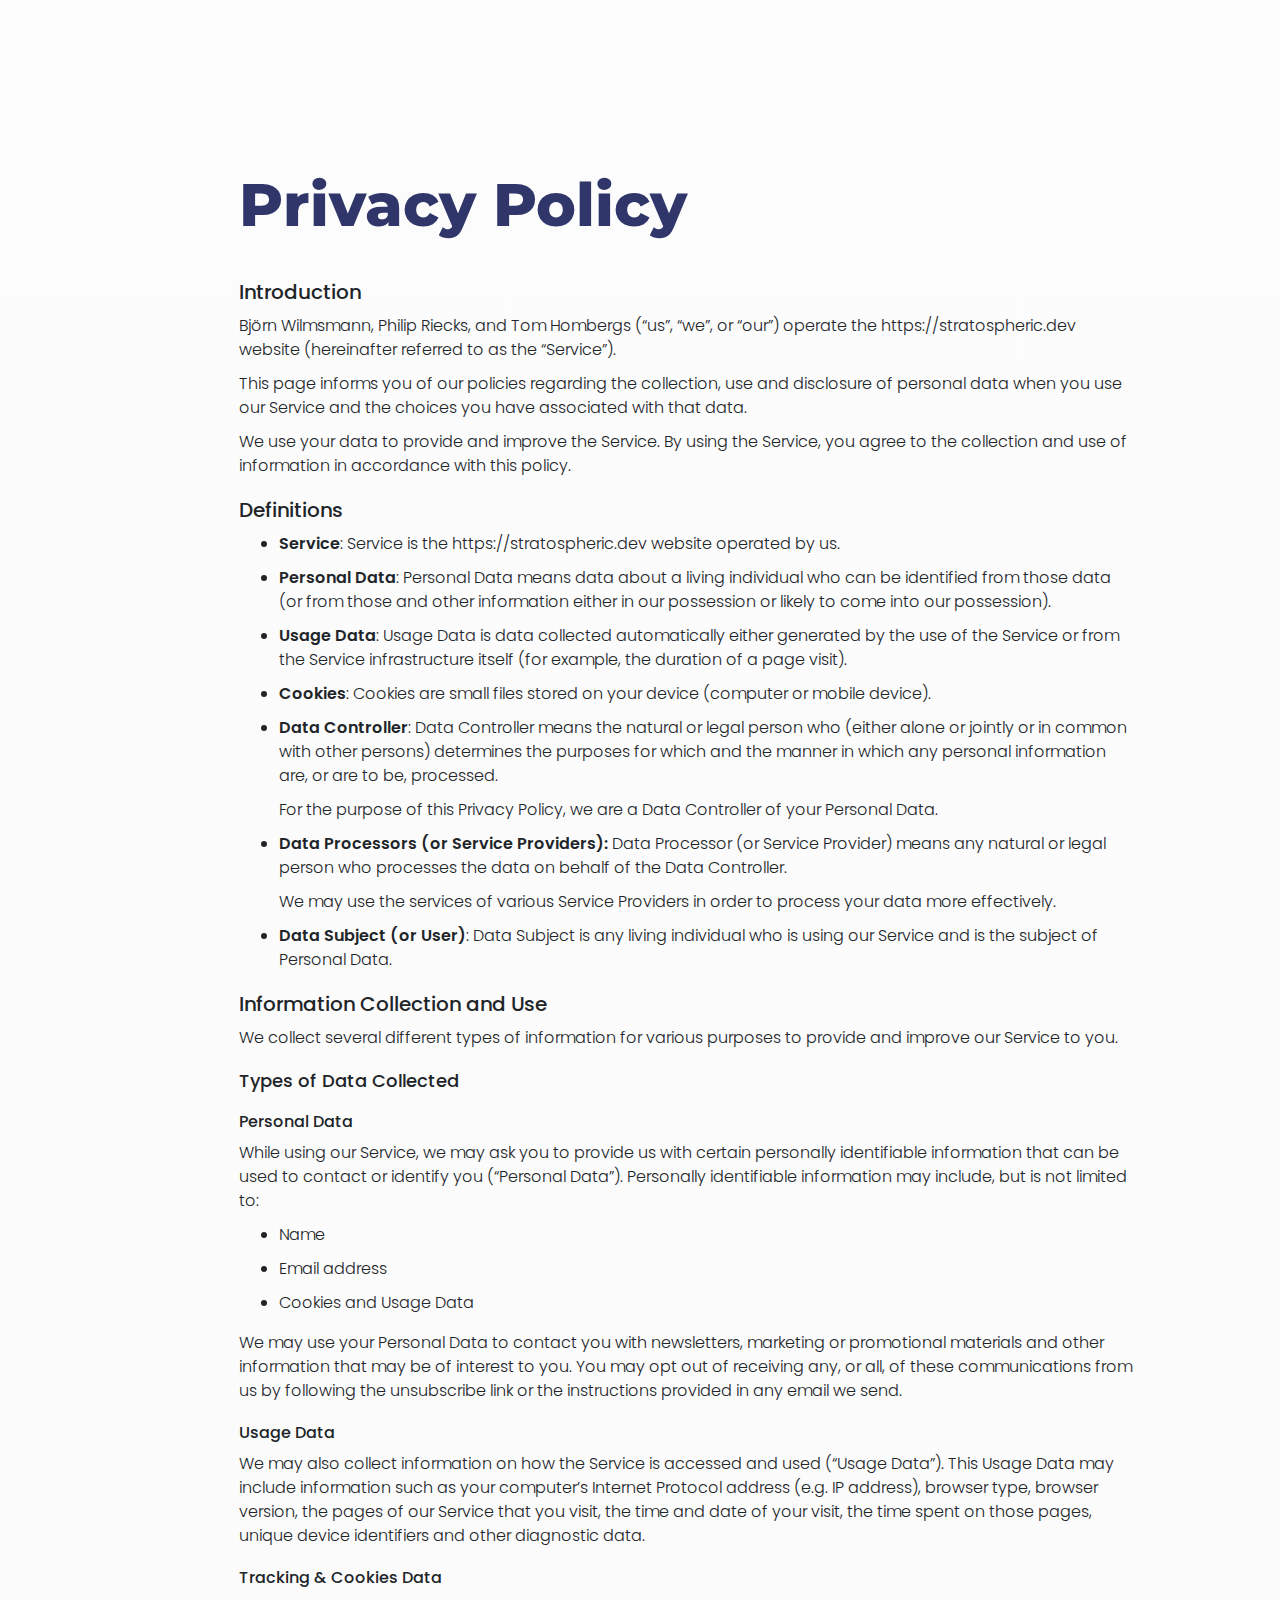
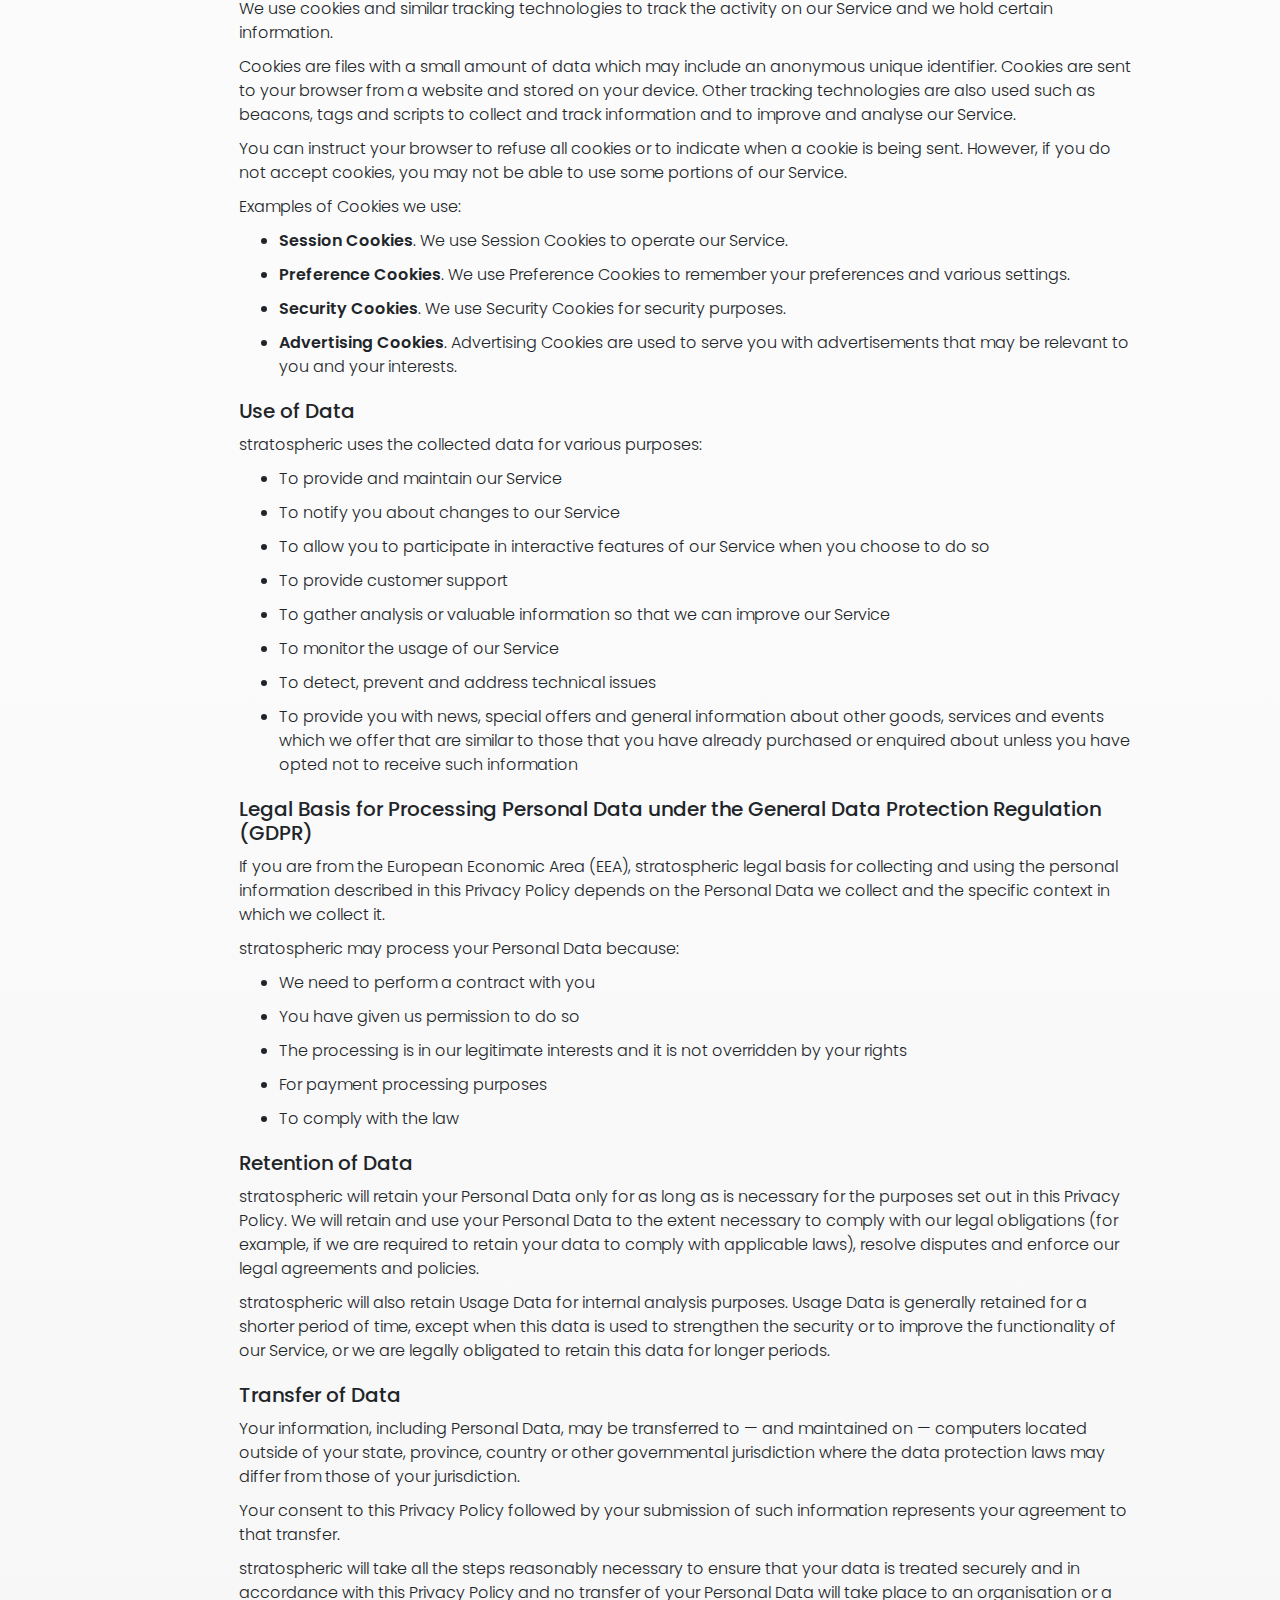
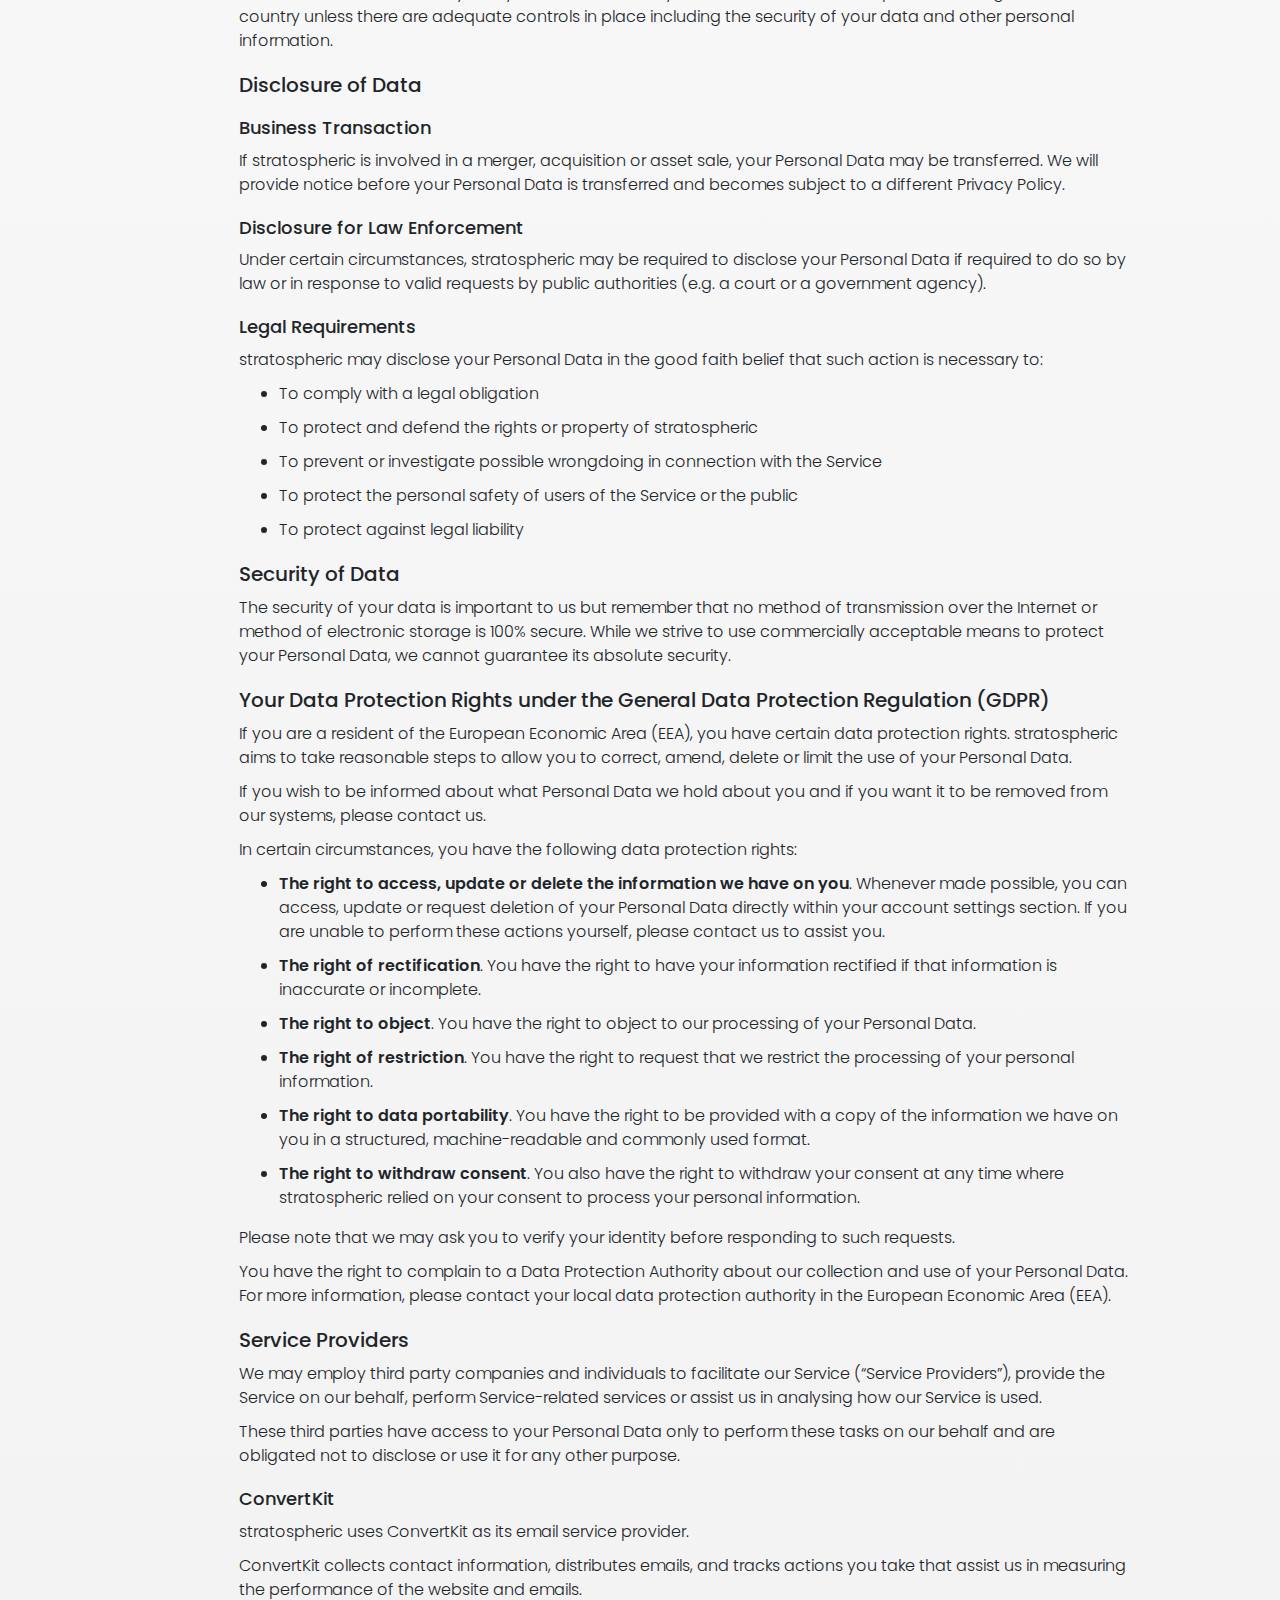
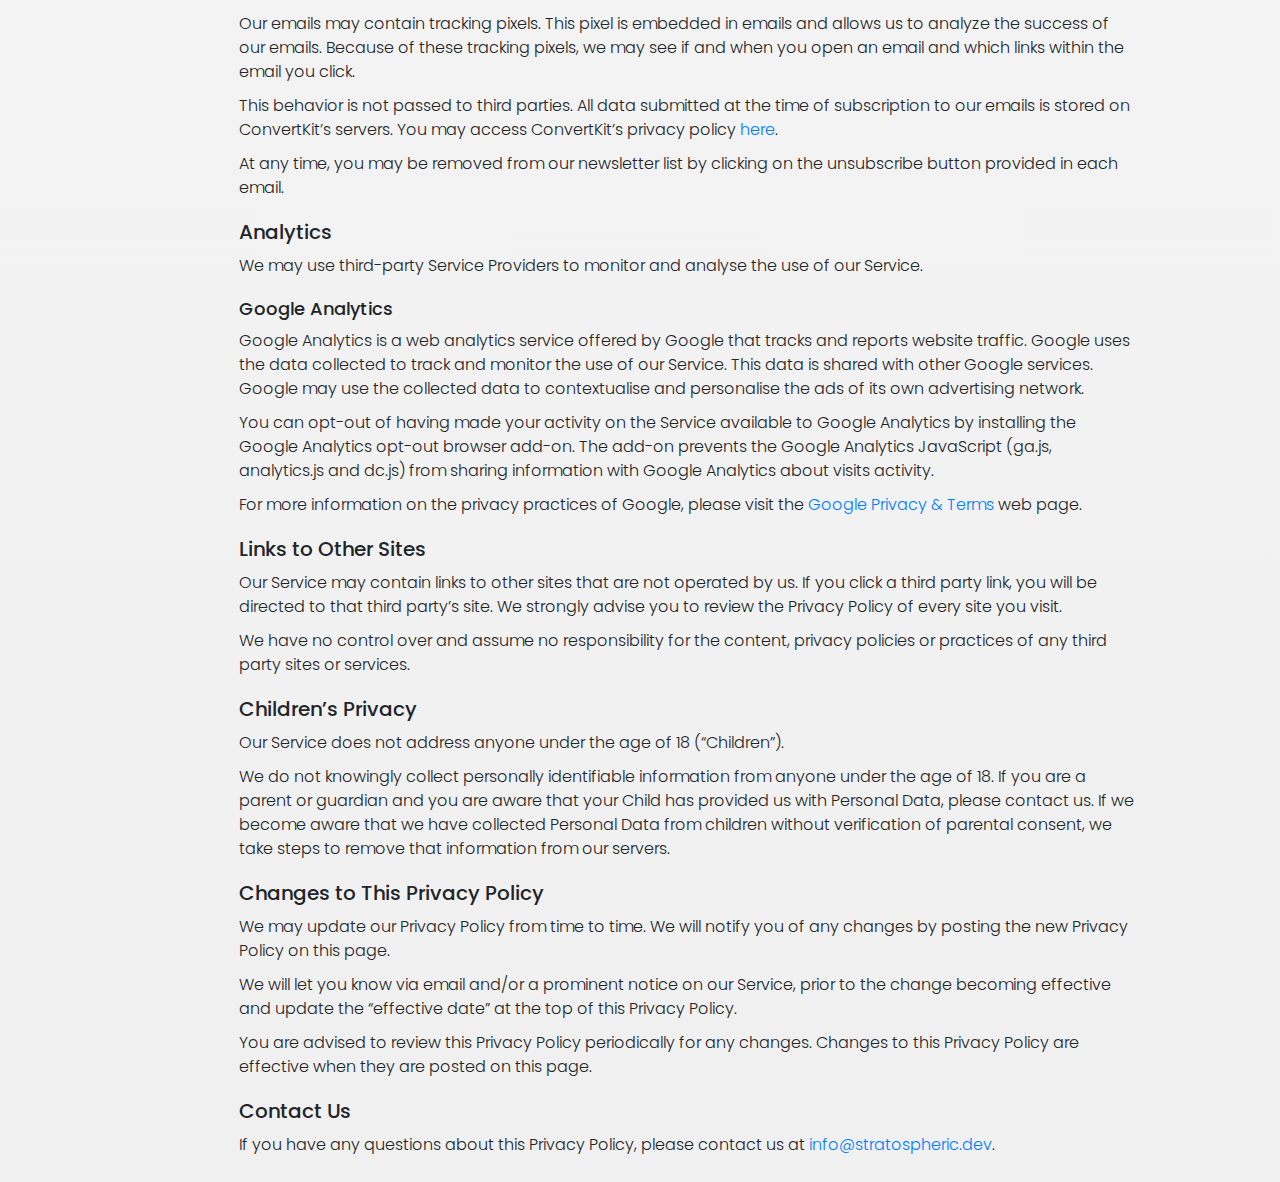
<file: privacy.html>
<!DOCTYPE html>
<html lang="en">
<head>
    <meta charset="UTF-8">
    <!-- META DATA -->
    <title>Stratospheric - Spring Boot and AWS</title>
    <meta name="description" content="Stratospheric - From Zero to Production with Spring Boot and AWS">
    <meta name="viewport" content="width=device-width,minimum-scale=1,initial-scale=1">
    <!-- FAVICON -->
    <link rel="icon" href="assets/images/rocket.svg">
    <!-- STYLESHEETS -->
    <link rel="stylesheet" href="assets/css/bootstrap.min.css">
    <link rel="stylesheet" type="text/css" href="assets/css/style.css"/>
    <link rel="stylesheet" type="text/css" href="assets/css/accordian.css"/>
    <link rel="stylesheet" href="assets/css/owl/owl.carousel.min.css">
    <link rel="stylesheet" href="assets/css/owl/owl.theme.default.min.css">
    <link rel="stylesheet" href="https://cdnjs.cloudflare.com/ajax/libs/font-awesome/4.7.0/css/font-awesome.min.css">
    <link href="https://fonts.googleapis.com/css?family=Montserrat:300,400,500,600,700,800&display=swap"
          rel="stylesheet">
    <link href="https://fonts.googleapis.com/css?family=Poppins:300,400,500,600,700,800&display=swap" rel="stylesheet">
    <!-- SCRIPTS -->
    <script src="https://ajax.googleapis.com/ajax/libs/jquery/3.3.1/jquery.min.js"></script>
    <script src="assets/js/smoothscroll.js"></script>
    <!-- Global site tag (gtag.js) - Google Analytics -->
    <script async src="https://www.googletagmanager.com/gtag/js?id=UA-179080315-1"></script>
    <script>
        window.dataLayer = window.dataLayer || [];
        function gtag(){dataLayer.push(arguments);}
        gtag('js', new Date());
        gtag('config', 'UA-179080315-1', { 'anonymize_ip': true});
    </script>
</head>
<body>
<!-- NAVBAR -->

<!-- WRAPPER -->
<div class="wrapper">
    <div class="header">
        <div class="container header-container">
            <div class="col-lg-10 offset-lg-1 text-body">
                <h1 class="header-title">Privacy Policy</h1>
                <h2 id="introduction">Introduction</h2>

                <p>Björn Wilmsmann, Philip Riecks, and Tom Hombergs (“us”, “we”, or “our”) operate the https://stratospheric.dev website (hereinafter referred to as the “Service”).</p>

                <p>This page informs you of our policies regarding the collection, use and disclosure of personal data
                    when you use our Service and the choices you have associated with that data.</p>

                <p>We use your data to provide and improve the Service. By using the Service, you agree to the collection and use of
                    information in accordance with this policy.</p>

                <h2 id="definitions">Definitions</h2>

                <ul>
                    <li><strong>Service</strong>: Service is the https://stratospheric.dev website operated by us.</li>
                    <li><strong>Personal Data</strong>: Personal Data means data about a living individual who can be identified from
                        those data (or from those and other information either in our possession or likely to come into our possession).</li>
                    <li><strong>Usage Data</strong>: Usage Data is data collected automatically either generated by the use of the Service or
                        from the Service infrastructure itself (for example, the duration of a page visit).</li>
                    <li><strong>Cookies</strong>: Cookies are small files stored on your device (computer or mobile device).</li>
                    <li>
                        <p><strong>Data Controller</strong>: Data Controller means the natural or legal person who (either alone or jointly or
                            in common with other persons) determines the purposes for which and the manner in which any personal
                            information are, or are to be, processed.</p>

                        <p>For the purpose of this Privacy Policy, we are a Data Controller of your Personal Data.</p>
                    </li>
                    <li>
                        <p><strong>Data Processors (or Service Providers):</strong> Data Processor (or Service Provider) means any natural or
                            legal person who processes the data on behalf of the Data Controller.</p>

                        <p>We may use the services of various Service Providers in order to process your data more effectively.</p>
                    </li>
                    <li><strong>Data Subject (or User)</strong>: Data Subject is any living individual who is using our Service and is the
                        subject of Personal Data.</li>
                </ul>

                <h2 id="information-collection-and-use">Information Collection and Use</h2>

                <p>We collect several different types of information for various purposes to provide and improve our Service to you.</p>

                <h3 id="types-of-data-collected">Types of Data Collected</h3>

                <h4 id="personal-data">Personal Data</h4>

                <p>While using our Service, we may ask you to provide us with certain personally identifiable
                    information that can be used to contact or identify you (“Personal Data”). Personally identifiable information may
                    include, but is not limited to:</p>

                <ul>
                    <li>Name</li>
                    <li>Email address</li>
                    <li>Cookies and Usage Data</li>
                </ul>

                <p>We may use your Personal Data to contact you with newsletters, marketing or promotional materials and other
                    information that may be of interest to you. You may opt out of receiving any, or all, of these communications
                    from us by following the unsubscribe link or the instructions provided in any email we send.</p>

                <h4 id="usage-data">Usage Data</h4>

                <p>We may also collect information on how the Service is accessed and used (“Usage Data”).
                    This Usage Data may include information such as your computer’s Internet Protocol address (e.g. IP address),
                    browser type, browser version, the pages of our Service that you visit, the time and date of your visit,
                    the time spent on those pages, unique device identifiers and other diagnostic data.</p>

                <h4 id="tracking--cookies-data">Tracking &amp; Cookies Data</h4>

                <p>We use cookies and similar tracking technologies to track the activity on our Service and we hold certain information.</p>

                <p>Cookies are files with a small amount of data which may include an anonymous unique identifier.
                    Cookies are sent to your browser from a website and stored on your device. Other tracking technologies are also
                    used such as beacons, tags and scripts to collect and track information and to improve and analyse our Service.</p>

                <p>You can instruct your browser to refuse all cookies or to indicate when a cookie is being sent.
                    However, if you do not accept cookies, you may not be able to use some portions of our Service.</p>

                <p>Examples of Cookies we use:</p>

                <ul>
                    <li><strong>Session Cookies</strong>. We use Session Cookies to operate our Service.</li>
                    <li><strong>Preference Cookies</strong>. We use Preference Cookies to remember your preferences and various settings.</li>
                    <li><strong>Security Cookies</strong>. We use Security Cookies for security purposes.</li>
                    <li><strong>Advertising Cookies</strong>. Advertising Cookies are used to serve you with advertisements that may be relevant to you and your interests.</li>
                </ul>

                <h2 id="use-of-data">Use of Data</h2>

                <p>stratospheric uses the collected data for various purposes:</p>

                <ul>
                    <li>To provide and maintain our Service</li>
                    <li>To notify you about changes to our Service</li>
                    <li>To allow you to participate in interactive features of our Service when you choose to do so</li>
                    <li>To provide customer support</li>
                    <li>To gather analysis or valuable information so that we can improve our Service</li>
                    <li>To monitor the usage of our Service</li>
                    <li>To detect, prevent and address technical issues</li>
                    <li>To provide you with news, special offers and general information about other goods,
                        services and events which we offer that are similar to those that you have already purchased or
                        enquired about unless you have opted not to receive such information</li>
                </ul>

                <h2 id="legal-basis-for-processing-personal-data-under-the-general-data-protection-regulation-gdpr">Legal Basis for Processing Personal Data under the General Data Protection Regulation (GDPR)</h2>

                <p>If you are from the European Economic Area (EEA), stratospheric legal basis for collecting and using
                    the personal information described in this Privacy Policy depends on the Personal Data we collect and the
                    specific context in which we collect it.</p>

                <p>stratospheric may process your Personal Data because:</p>

                <ul>
                    <li>We need to perform a contract with you</li>
                    <li>You have given us permission to do so</li>
                    <li>The processing is in our legitimate interests and it is not overridden by your rights</li>
                    <li>For payment processing purposes</li>
                    <li>To comply with the law</li>
                </ul>

                <h2 id="retention-of-data">Retention of Data</h2>

                <p>stratospheric will retain your Personal Data only for as long as is necessary for the purposes set out in
                    this Privacy Policy. We will retain and use your Personal Data to the extent necessary to comply with our
                    legal obligations (for example, if we are required to retain your data to comply with applicable laws),
                    resolve disputes and enforce our legal agreements and policies.</p>

                <p>stratospheric will also retain Usage Data for internal analysis purposes. Usage Data is generally retained
                    for a shorter period of time, except when this data is used to strengthen the security or to improve the
                    functionality of our Service, or we are legally obligated to retain this data for longer periods.</p>

                <h2 id="transfer-of-data">Transfer of Data</h2>
                <p>Your information, including Personal Data, may be transferred to — and maintained on — computers located
                    outside of your state, province, country or other governmental jurisdiction where the data protection laws
                    may differ from those of your jurisdiction.</p>

                <p>Your consent to this Privacy Policy followed by your submission of such information represents your
                    agreement to that transfer.</p>

                <p>stratospheric will take all the steps reasonably necessary to ensure that your data is treated securely
                    and in accordance with this Privacy Policy and no transfer of your Personal Data will take place to
                    an organisation or a country unless there are adequate controls in place including the security of
                    your data and other personal information.</p>

                <h2 id="disclosure-of-data">Disclosure of Data</h2>

                <h3 id="business-transaction">Business Transaction</h3>
                <p>If stratospheric is involved in a merger, acquisition or asset sale, your Personal Data may be transferred.
                    We will provide notice before your Personal Data is transferred and becomes subject to a different Privacy Policy.</p>

                <h3 id="disclosure-for-law-enforcement">Disclosure for Law Enforcement</h3>
                <p>Under certain circumstances, stratospheric may be required to disclose your Personal Data if required to do so
                    by law or in response to valid requests by public authorities (e.g. a court or a government agency).</p>

                <h3 id="legal-requirements">Legal Requirements</h3>
                <p>stratospheric may disclose your Personal Data in the good faith belief that such action is necessary to:</p>

                <ul>
                    <li>To comply with a legal obligation</li>
                    <li>To protect and defend the rights or property of stratospheric</li>
                    <li>To prevent or investigate possible wrongdoing in connection with the Service</li>
                    <li>To protect the personal safety of users of the Service or the public</li>
                    <li>To protect against legal liability</li>
                </ul>

                <h2 id="security-of-data">Security of Data</h2>
                <p>The security of your data is important to us but remember that no method of transmission over the Internet or
                    method of electronic storage is 100% secure. While we strive to use commercially acceptable means to protect
                    your Personal Data, we cannot guarantee its absolute security.</p>

                <h2 id="your-data-protection-rights-under-the-general-data-protection-regulation-gdpr">Your Data Protection Rights under the General Data Protection Regulation (GDPR)</h2>
                <p>If you are a resident of the European Economic Area (EEA), you have certain data protection rights.
                    stratospheric aims to take reasonable steps to allow you to correct, amend, delete or limit the use of your Personal Data.</p>

                <p>If you wish to be informed about what Personal Data we hold about you and if you want it to be removed from our
                    systems, please contact us.</p>

                <p>In certain circumstances, you have the following data protection rights:</p>

                <ul>
                    <li>
                        <p><strong>The right to access, update or delete the information we have on you</strong>.
                            Whenever made possible, you can access, update or request deletion of your Personal Data
                            directly within your account settings section. If you are unable to perform these actions yourself,
                            please contact us to assist you.</p>
                    </li>
                    <li>
                        <p><strong>The right of rectification</strong>. You have the right to have your information rectified if
                            that information is inaccurate or incomplete.</p>
                    </li>
                    <li>
                        <p><strong>The right to object</strong>. You have the right to object to our processing of your Personal Data.</p>
                    </li>
                    <li>
                        <p><strong>The right of restriction</strong>. You have the right to request that we restrict the processing of your personal information.</p>
                    </li>
                    <li>
                        <p><strong>The right to data portability</strong>. You have the right to be provided with a copy of the information
                            we have on you in a structured, machine-readable and commonly used format.</p>
                    </li>
                    <li>
                        <p><strong>The right to withdraw consent</strong>. You also have the right to withdraw your consent at any time where
                            stratospheric relied on your consent to process your personal information.</p>
                    </li>
                </ul>

                <p>Please note that we may ask you to verify your identity before responding to such requests.</p>

                <p>You have the right to complain to a Data Protection Authority about our collection and use of your Personal Data.
                    For more information, please contact your local data protection authority in the European Economic Area (EEA).</p>

                <h2 id="service-providers">Service Providers</h2>

                <p>We may employ third party companies and individuals to facilitate our Service (“Service Providers”),
                    provide the Service on our behalf, perform Service-related services or assist us in analysing how our Service is used.</p>

                <p>These third parties have access to your Personal Data only to perform these tasks on our behalf and are obligated
                    not to disclose or use it for any other purpose.</p>

                <h3 id="convertkit">ConvertKit</h3>

                <p>stratospheric uses ConvertKit as its email service provider.</p>

                <p>ConvertKit collects contact information, distributes emails, and tracks actions
                    you take that assist us in measuring the performance of the website and emails.
                </p>

                <p>Our emails may contain tracking pixels. This pixel is embedded in emails and allows
                    us to analyze the success of our emails. Because of these tracking pixels,
                    we may see if and when you open an email and which links within the email you click.</p>

                <p>This behavior is not passed to third parties. All data submitted at the time of subscription
                    to our emails is stored on ConvertKit’s servers. You may access ConvertKit’s privacy policy <a href="https://convertkit.com/privacy">here</a>.</p>

                <p>At any time, you may be removed from our newsletter list by clicking on the unsubscribe button
                    provided in each email.</p>

                <h2 id="analytics">Analytics</h2>
                <p>We may use third-party Service Providers to monitor and analyse the use of our Service.</p>

                <h3 id="google-analytics">Google Analytics</h3>

                <p>Google Analytics is a web analytics service offered by Google that tracks and reports website traffic.
                    Google uses the data collected to track and monitor the use of our Service. This data is shared with other
                    Google services. Google may use the collected data to contextualise and personalise the ads of its own advertising network.</p>

                <p>You can opt-out of having made your activity on the Service available to Google Analytics by installing the Google
                    Analytics opt-out browser add-on. The add-on prevents the Google Analytics JavaScript (ga.js, analytics.js and dc.js)
                    from sharing information with Google Analytics about visits activity.</p>

                <p>For more information on the privacy practices of Google, please visit the <a href="https://policies.google.com/privacy?hl=en">Google Privacy &amp; Terms</a>
                    web page.</p>

                <h2 id="links-to-other-sites">Links to Other Sites</h2>
                <p>Our Service may contain links to other sites that are not operated by us. If you click a third party link,
                    you will be directed to that third party’s site. We strongly advise you to review the Privacy Policy of
                    every site you visit.</p>

                <p>We have no control over and assume no responsibility for the content, privacy policies or practices of any
                    third party sites or services.</p>

                <h2 id="childrens-privacy">Children’s Privacy</h2>
                <p>Our Service does not address anyone under the age of 18 (“Children”).</p>

                <p>We do not knowingly collect personally identifiable information from anyone under the age of 18.
                    If you are a parent or guardian and you are aware that your Child has provided us with Personal Data,
                    please contact us. If we become aware that we have collected Personal Data from children without verification
                    of parental consent, we take steps to remove that information from our servers.</p>

                <h2 id="changes-to-this-privacy-policy">Changes to This Privacy Policy</h2>
                <p>We may update our Privacy Policy from time to time. We will notify you of any changes by posting the new
                    Privacy Policy on this page.</p>

                <p>We will let you know via email and/or a prominent notice on our Service, prior to the change becoming effective
                    and update the “effective date” at the top of this Privacy Policy.</p>

                <p>You are advised to review this Privacy Policy periodically for any changes.
                    Changes to this Privacy Policy are effective when they are posted on this page.</p>

                <h2 id="contact-us">Contact Us</h2>
                <p>If you have any questions about this Privacy Policy, please contact us
                    at <a href="mailto:info@stratospheric.dev">info@stratospheric.dev</a>.</p>
            </div>
        </div>
    </div>

</div>

<!-- FOOTER SCRIPTS -->
<script src="https://ajax.googleapis.com/ajax/libs/jquery/3.4.1/jquery.min.js"></script>
<script src="https://cdnjs.cloudflare.com/ajax/libs/popper.js/1.14.7/umd/popper.min.js"></script>
<script src="https://maxcdn.bootstrapcdn.com/bootstrap/4.3.1/js/bootstrap.min.js"></script>
<script src="assets/js/owl/owl.carousel.js"></script>
<script src="assets/js/accordian.js"></script>
<!-- Header scroll -->
<script type="text/javascript">
$(window).scroll(function() {
    if ($(this).scrollTop() > 20) {
      $('#navbar').addClass('header-scrolled');
    } else {
      $('#navbar').removeClass('header-scrolled');
    }
  });
</script>
</body>
</html>
</file>
<file: assets/css/style.css>
/* Codelander v1.0 by Codefest */
/* TABLE OF CONTENTS */
/* ------------------
1. General
2. Navbar
3. Header
4. Strategy Section
5. Services Section
6. Pricing Section
7. Clients Section
8. News Section
9. Contact Section
10. Footer
-------------------- */

/* 1. GENERAL */
    * {
        -webkit-font-smoothing: antialiased;
        -moz-os-font-smoothing: grayscale;
        box-sizing: border-box;
    }
    html {
        font-family: sans-serif;
        padding: 0;
        margin: 0;
    }
    body {
        font-family: Poppins;
        padding: 0;
        margin: 0;
        background-color: #FBFBFB;
		background-image: linear-gradient(#FCFCFC, #FBFBFB, #F5F5F5, #F0F0F0);
    }
    h1,
    h2,
    h3,
    h4,
    h5,
    h6,
    p {
        margin: 0;
        font-size: 1em;
        font-weight: 500;
    }
    .padding-0{
        padding: 0 !important;
    }
    .wrapper{
        width: 100%;
        height: 100%;
        padding: 0;
        margin: 0!important;
        overflow: hidden;
    }
    button:focus{
        outline: none !important;
    }
/* 2. NAVBAR */ 
    .header-scrolled{
        position: fixed;
        top: 0;
        left: 0;
        width: 100%;
        height: 75px;
        background-color:#fff !important;
        -webkit-box-shadow: 0 4px 6px 0 rgba(12,0,46,.05);
        box-shadow: 0 4px 6px 0 rgba(12,0,46,.05);
    }
    .header-scrolled .navbar-brand img{
        width: 50px;
        height: auto;
    }
    .header-scrolled .nav-link-number {
        display: none;
    }
    .navbar{
        background-color: transparent;
        padding-top: 15px;
        padding-bottom: 15px;
        -webkit-transition: all .2s linear;
        -o-transition: all .2s linear;
        transition: all .2s linear;
    }
    .navbar-nav{
        align-items: center;
    }
    .navbar-brand{
        display: flex;
        align-items: center;
    }
    .navbar-brand img {
		margin-left: 15px;
        width: 64px;
		height: auto;
    }
    .navbar-brand-menu{
        margin-right: 40px;
    }
    .menu-navbar-nav{
        width: 100%;
        display: flex;
        justify-content: center;
    }
    .nav-item{
        margin-left: 15px;
        margin-right: 15px;
    }
    .navbar-nav:not(.menu-navbar-nav) .nav-item:last-of-type {
        margin-left: 0px!important;
        margin-right: 0px!important;
    }
    .nav-item .nav-link{
        text-align: right;
    }
    .nav-item .nav-link:hover .nav-link-number{
        color: #FF3E81 !important; 
    }
    .nav-item .nav-link:hover .nav-link-menu{
        color: #FF3E81 !important; 
    }
    .nav-link-number{
        font-family: Poppins;
        font-weight: 200!important;
        font-size: 12px;
        color: #CCCCCC;
		letter-spacing: 1.5px;
		line-height: 1;
    }
    .nav-link-menu{
        font-family: Poppins;
        font-weight: 600;
        font-size: 18px;
        color: #000;
        line-height: 1;
    }
    .learn-more-btn{
        background-color: #3A88EC;
        font-size: 18px;
        font-family: Poppins;
        font-weight: 600;
        color: #fff;
        padding: 12px 40px !important;
        border-radius: 100px;
    }
    .learn-more-btn:hover{
        color: #fff;
        background-color: #FF3E81;
    }
	.btn-invert{
        background-color: #FF3E81!important;
    }
    .btn-invert:hover{
        background-color: #3A88EC!important;
    }
    .navbar-toggler-icon{
        background-image: url("../images/menu.png");
    }
	@media screen and (max-width: 991.98px){
	.navbar{
        background-color: #FFFFFF;
        -webkit-box-shadow: 0 4px 6px 0 rgba(12,0,46,.05);
        box-shadow: 0 4px 6px 0 rgba(12,0,46,.05);
	}
	.navbar-brand img {
		width: 50px!important;
		padding: 10px 0;
    }
	.header-scrolled{
        height: inherit;
	}
	}
    @media screen and (max-width: 575.98px){
        .navbar{
            padding-top: 0;
            padding-bottom: 0;
        }
        .menu-navbar-nav {
            padding-bottom: 10px;
        }
    }
/* 3. HEADER */
    .header{
        display: flex;
        width: 100%;
        padding: 175px 0 25px 0;
        justify-content: center;
        align-items: center;
    }
    .header-container{
        display: flex;
        justify-content: center;
        align-items: center;
        flex-direction: row;
    }
    .header-img-section img{
        width: 100%;
    }
    .header-subtitle{
        font-family: Poppins;
        font-size: 27px;
        font-weight: 400;
        line-height: 1.5;
        padding-bottom: 10px;
    }
    .header-title{
        font-family: Montserrat;
        font-weight: 800;
        font-size: 60px;
        line-height: 1;
        padding-bottom: 25px;
        color: #303669;
    }
    .header-title-text{
        font-family: Poppins;
        font-size: 18px;
        font-weight: 300;
        line-height: 1.5;
        padding-bottom: 15px;
    }
    .learn-more-btn-section{
        display: flex;
        justify-content: left;
        align-items: center;
        margin-top: 20px;
    }
    @media screen and (max-width: 991.98px){
        .header-container{
            flex-direction: column;
        }
        .header-title-section{
            text-align: center;
            margin-top: 40px;
        }
        .navbar-collapse{
            background-color: rgba(255,255,255,1);
            color: #505050;
            padding-bottom: 20px;
            padding-top: 20px;
            margin-bottom: 20px;
        }
        .navbar-collapse .nav-link-menu {
            color: #505050;
        }
        .nav-link-number{
            color: #fff;
            display: none;
        }
        .nav-link-menu{
            color: #fff;
        }
        .learn-more-btn-section{
            justify-content: center;
        }
    }
    @media screen and (max-width: 799.98px){
        .header{
            height: auto;
            padding-top: 20%;
        }
    }
    @media screen and (max-width: 499.98px){
        .header{
            padding-top: 30%;
        }
        .header-subtitle{
            font-size: 24px;
        }
        .header-title{
            font-size: 46px;
        }
        .header-title-text{
            font-size: 18px;
        }
    }
/* 4. STRATEGY SECTION */
    .strategy-section{
        position: relative;
    }
    .strategy-section-bg-graphics-section{
        position: absolute;
        width: 22%;
        right: -5%;
        top: -45%;
    }
    .strategy-section-bg-graphics-section img{
        width: 100%;
    }
    .strategy-container{
        position: relative;
        display: flex;
        padding-top: 25px;
        padding-bottom: 25px;
        flex-wrap: wrap;
    }
    .strategy-card-section{
        margin-top: 40px;
        margin-bottom: 40px;
    }
    .strategy-card{
        text-align: center;
        display: flex;
        flex-direction: column;
        justify-content: center;
        align-items: center;
    }
    .strategy-card img{
        height: 80px;
    }
    .strategy-card h2{
        color: #303669;
        font-family: Montserrat;
        font-weight: 700;
        font-size: 18px;
        line-height: 3;
    }
    .strategy-card p{
        font-size: 16px;
        line-height: 1.5;
        color: #000;
        font-family: Poppins;
        font-weight: 300;
        max-width: 300px;
    }   
    @media screen and (max-width: 576.98px){
        .strategy-container{
            flex-direction: column;
        }
    }
/* 5. SERVICES SECTION */    
    .services-section{
        position: relative;
    }
    .services-section-bg-graphics{
        position: absolute;
        width: 25%;
        left: -17%;
        top: -20%;
    }
    .services-section-bg-graphics img{
        width: 100%;
    }
    .services-container{
        position: relative;
        display: flex;
        padding-top: 55px;
        padding-bottom: 55px;
        flex-wrap: wrap;
    }
    .services-header-img-section img{
        width: 100%;
    }
    .services-title-section{
        display: flex;
        flex-direction: column;
        text-align: left;
        width: 100%;
    }
    .services-subtitle{
        font-family: Poppins;
        font-size: 22px;
        font-weight: 400;
        line-height: 2;
    }
    .services-title{
        font-family: Montserrat;
        font-weight: 800;
        font-size: 45px;
        line-height: 1;
        color: #303669;
        margin-bottom: 20px;
    }
    .services-text{
        font-family: Poppins;
        font-size: 18px;
        font-weight: 300;
        line-height: 1.5;
        margin-bottom: 20px;
    }
    .services-accordion .accordion{
        font-size: 18px;
        font-family: Poppins;
        font-weight: 600;
        color: #fff;
        background-color: #3A88EC;
        border-radius: 50px;
        padding: 10px 35px;
        display: flex;
        justify-content: space-between;
        align-items: center;
        margin-top: 20px;
    }
    .services-accordion .accordion::after{
        color: #fff !important;
    }
    .accordion:active, .accordion:hover{
        background-color: #78C2FF !important;
    }
    .services-accordion .panel{
        background-color: transparent !important; 
    }   
    .services-accordion .panel p{
        font-family: Poppins;
        font-weight: 300;
        line-height: 1.5;
        font-size: 18px;
        color: #212529;
    }
    @media screen and (max-width: 991.98px){
		.services-section .services-container{
            justify-content: center;
            align-items: center;
            text-align: center;
        }
		.services-container img{
		margin-bottom: 25px;	
		}
        .services-title-section{
            text-align: center;
        }
    }
/* 6. PRICING SECTION */  
    .pricing-section{
        display: flex;
        padding-top: 55px;
        padding-bottom: 55px;
        flex-wrap: wrap;
        position: relative;
    }
    .pricing-section-left-bg-graphics{
        position: absolute;
        top: -15%;
        right: -10%;
		z-index: -1;
    }
    .pricing-section-left-bg-graphics img{
        width: 100%;
    }
    .pricing-section-right-bg-graphics{
        position: absolute;
        left: -5%;
        bottom: -10%;
    }
    .pricing-section-right-bg-graphics img{
        width: 100%;
    }
    .pricing-container{
	background-color: transparent;
    }
    .pricing-title{
        text-align: center;
        display: flex;
        align-items: center;
        justify-content: center;
        flex-direction: column;
    }
    .pricing-title h2{
        font-family: Montserrat;
        font-weight: 800;
        font-size: 45px;
        line-height: 1;
        color: #303669;
        margin-bottom: 20px;
    }
    .pricing-title p{
        font-family: Poppins;
        font-size: 18px;
        font-weight: 300;
        line-height: 1.5;
        max-width: 700px;
    }
    .pricing-plan-cards-section{
        display: flex;
        flex-direction: row;
        padding-top: 25px;
        padding-bottom: 25px;
		justify-content: center;
        align-items: center;
    }
    .pricing-card-section{
        padding: 20px;
    }
    .pricing-card{
        background-color: rgba(255,255,255,1);
        display: flex;
        flex-direction: column;
        justify-content: center;
        align-items: center;
        padding: 45px 40px 55px 40px;
        border-radius: 50px;
        text-align: center;
    }
    .pricing-card:hover{
        box-shadow: 0 3px 47px rgba(0,0,0,0.15);
        cursor: pointer;
    }
    .pricing-rate{
        color: #303669;
        font-weight: 800;
        font-family: Montserrat;
        font-size: 59px;
        line-height: 1;
    }
	.featured {
		border: 7px dashed #78C2FF;
	}
	.featured .pricing-rate:before {
		content: "Popular";
		display:block;
		width:95px;
		font-size:12px;
		font-weight:600;
		margin:0 auto 15px auto;
		border-radius: 100px;
		text-transform:uppercase;
		color:#FFFFFF;
		background-color:#78C2FF;
		padding: 10px 15px;
	}
    .pricing-period{
        font-size: 18px;
        font-family: Poppins;
        font-weight: 600;
        color: #78C2FF;
    }
    .pricing-text{
        font-size: 18px;
        font-family: Poppins;
        font-weight: 400;
        color: #000;
        margin-top: 20px;
    }
    .pricing-all-plan-features-section{
        text-align: left;
        width: 100%;
        display: flex;
        margin: 15px 0;
    }
    .pricing-all-plan-features-section ul{
        list-style: none;
        padding-left: 20px;
    }
    .pricing-all-plan-features-section li{
        font-size: 14px;
        color: #000;
        font-family: Poppins;
        font-weight: 300;
        line-height: 2;
        background: url(../images/pricing-section-true.png);
        background-size: 20px;
        background-repeat: no-repeat;
        background-position: 5px 5px;
        padding-left: 35px;
        text-align: left;
        margin-top: 5px;
    }
    .basic-plan-features-section li:nth-child(3){
        background: url(../images/pricing-section-false.png);
        background-size: 20px;
        background-repeat: no-repeat;
        background-position: 5px 5px;
        padding-left: 35px;
    }
    .basic-plan-features-section li:nth-child(4){
        background: url(../images/pricing-section-false.png);
        background-size: 20px;
        background-repeat: no-repeat;
        background-position: 5px 5px;
        padding-left: 35px;
    }
    .medium-plan-features-section li:nth-child(4){
        background: url(../images/pricing-section-false.png);
        background-size: 20px;
        background-repeat: no-repeat;
        background-position: 5px 5px;
        padding-left: 35px;
    }
    @media screen and (max-width: 991.98px){
        .pricing-plan-cards-section {
            flex-direction: column;
            justify-content: center;
            align-items: center;
        }
		.pricing-title p{
        max-width: 428px;
    	}
    }
/* 7. CLIENTS SECTION */
    .clients-section{
        display: flex;
        background-color: transparent;
    }
    .clients-title-section{
        display: flex;
        justify-content: center;
        align-items: center;
        flex-direction: column;
        margin-bottom: 20px;
        text-align: center;
    }   
    .clients-subtitle{
        font-family: Poppins;
        font-size: 22px;
        font-weight: 400;
        line-height: 2;
    }
    .clients-title{
        font-family: Montserrat;
        font-weight: 800;
        font-size: 45px;
        line-height: 1;
        color: #303669;
        margin-bottom: 20px;
    }
    .client-logo-section{
        display: flex;
        justify-content: center;
        align-items: center;
        width: auto;
    }
    .client-logo-section img{
        height: 105px;
        width: auto !important;
    }    
    .owl-theme .owl-nav{
        display: none;
    }
    .owl-theme .owl-dots, .owl-theme .owl-nav{
        margin-top: 20px;
    }
    .owl-theme .owl-dots .owl-dot span{
        background-color: #CCCCCC !important;
    }
    .owl-theme .owl-dots .owl-dot.active span, .owl-theme .owl-dots .owl-dot:hover span{
        background-color: #3A88EC !important;
    }
/* 8. NEWS SECTION */
    .blog-section{
        display: flex;
        padding-top: 55px;
        padding-bottom: 55px;
        position: relative;
    }
    .blog-section-right-bg{
        position: absolute;
        top: 5%;
        right: 0%;
    }
    .blog-section-left-bg{
        position: absolute;
        bottom: 5%;
        left: 5%;
    }
    .blog-container{
        position: relative;
    }
    .blog-title-section{
        display: flex;
        justify-content: center;
        align-items: center;
        flex-direction: column;
        margin-bottom: 20px;
        text-align: center;
    }   
    .blog-subtitle{
        font-family: Poppins;
        font-size: 22px;
        font-weight: 400;
        line-height: 2;
    }
    .blog-title{
        font-family: Montserrat;
        font-weight: 800;
        font-size: 45px;
        line-height: 1;
        color: #303669;
        margin-bottom: 0;
    }
    .blog-posts-section{
        display: flex;
        justify-content: center;
        align-items: center;
        flex-direction: row;
    }
    .blog-post-card-container{
        padding: 20px;
    }
    .blog-post-card{
        background-color: rgba(255,255,255,1);
        display: flex;
        justify-content: center;
        align-items: center;
        flex-direction: column;
        border-radius: 50px;
        padding: 55px 40px;
    }
    .blog-post-card:hover{
        box-shadow: 0 3px 17px rgba(0,0,0,0.15);
        cursor: pointer;
        background-color: #fff;
    }
    .blog-post-icon{
        margin-top: 10px;
        margin-bottom: 25px;
        display: flex;
        justify-content: center;
    }
    .blog-post-icon img{
        width: 100%;
    }
    .blog-post-title{
        font-size: 20px;
        color: #303669;
        font-family: Montserrat;
        font-weight: 700;
        line-height: 2;
    }
	.blog-post-subtitle{
		font-size: 18px;
        color: #CCCCCC;
		font-family: Montserrat;
        line-height: 1;
        margin-bottom: 10px;
    }
    .blog-post-text{
        font-size: 14px;
        color: #000;
        font-family: Poppins;
        font-weight: 300;
        line-height: 1.5;   
        text-align: center;
        margin-top: 10px;
        margin-bottom: 10px;
    }
    .blog-post-link{
        color: #A4C4F3;
        font-size: 18px;
        font-family: Montserrat;
        font-weight: 700;
        line-height: 1;
		margin-top: 10px;
    }
    .blog-post-link:hover{
        color: #FF3E81;
        text-decoration: none;
    }
    @media screen and (max-width: 991.98px){
        .blog-posts-section{
            flex-direction: column;
        }
    }
/* 9. CONTACT SECTION */
    .contact-section{
        padding-top: 55px;
        padding-bottom: 90px;
    }
    .contact-container{
        position: relative;
        display: flex;
        flex-wrap: wrap;
    }
    .contact-header-img-section{
        padding: 20px;
    }
    .contact-header-img img{
        width: 100%;
    }

     @media screen and (max-width: 991.98px){
        .contact-header-img {
          display:none;
        }
     }

    .contact-title-section{
        display: flex;
        justify-content: center;
        flex-direction: column;
        text-align: left;
        width: 100%;
    }
    .contact-subtitle{
        font-family: Poppins;
        font-size: 22px;
        font-weight: 400;
        line-height: 2;
    }
    .contact-title{
        font-family: Montserrat;
        font-weight: 800;
        font-size: 45px;
        line-height: 1;
        color: #303669;
        margin-bottom: 20px;
    }
    .contact-text{
        font-family: Poppins;
        font-size: 18px;
        font-weight: 300;
        line-height: 1.5;
        margin-bottom: 20px;
    }
    @media screen and (max-width: 991.98px){
        .contact-container{
            justify-content: center;
            align-items: center;
            text-align: center;
        }
        .contact-title-section{
            text-align: center;
        }
    }
/* 10. FOOTER SECTION */
    .footer-section{
        padding-top: 75px;
        padding-bottom: 55px;
        margin-bottom: 0px!important;
        position: relative;
        background-color: #303669;
        color: #FFFFFF;
    }
    .footer-section a{
        color: #D4E5FF;
    }
    .footer-section-bg-graphics{
        position: absolute;
        right: -10%;
        bottom: 0%;
    }
    .footer-container{
        display: flex;
        position: relative;
    }
    .footer-logo{
        display: flex;
        flex-direction: column;
        margin-bottom: 20px;
        padding-right: 40px;
    }
    .footer-logo img{
        width: 125px;
        margin-bottom: 15px;
    }
    .footer-logo p{
        max-width: 250px;
        font-family: Poppins;
        font-size: 16px;
        line-height: 1.5;
        font-weight: 300;   
    }
    .footer-form{
        padding-right: 0px!important;
    }
    .footer-subsection{
        padding-left: 40px;
        padding-right: 40px;
    }
    .footer-subsection-title{
        font-size: 27px;
        font-family: Poppins;
        font-weight: 700;
        color: #FFFFFF;
        line-height: 2.2;
        margin-bottom: 10px;
    }
    .footer-subsection-text{
        font-family: Montserrat;
        font-size: 16px;
        line-height: 1.5;
        font-weight: 400; 
    }
    .footer-subsection-2-1{
        margin-bottom: 20px;
    }
    .footer-subsection-2-2{
        margin-bottom: 20px;
    }
    .footer-subsection-list{
        list-style: none;
        padding-left: 0px;
    }
    .footer-subsection-list li{
        font-size: 16px;
        color: #FFFFFF;
        font-family: Montserrat;
        font-weight: 400;
        line-height: 1.5;
        text-align: left;
        margin-top: 10px;
		display: table-row;
    }
	.footer-subsection-list li:after {
		content: "";
		display:block;
		margin-bottom:10px;
	}

    .footer-subsection-list li:nth-child(2):before{
        font-family: "FontAwesome";
        content: "\f095";
		font-size: 20px;
		line-height: 1.25;
		left:41px;
		position:absolute;
		display: table-cell;
		color:#A4C4F3;
    }
    .footer-subsection-list li:nth-child(3):before{
        font-family: "FontAwesome";
        content: "\f0e0";
		font-size: 17px;
		line-height: 1.25;
		left:41px;
		position:absolute;
		display: table-cell;
		color:#A4C4F3;
    }
    .footer-subsection-list-call{
        color: #FFFFFF;
    }
    .footer-subsection-list-email{
        color: #FFFFFF;
    }
    .footer-subsection-list-call:hover{
        color: #FF3E81;
        text-decoration: none;
    }
    .footer-subsection-list-email:hover{
        color: #FF3E81;
        text-decoration: none;
    }
    .footer-social-media-icons-section{
        display: flex;
    }
    .footer-social-media-icon{
        justify-content: center;
        align-items: center;
        padding-right: 25px;    
    }
    .footer-social-media-icon .fa{
        color: #FFFFFF;
        font-size: 29px;
        text-decoration: none!important;
    }
    .footer-social-media-icon .fa:hover{
        color: #3A88EC;    }
    .footer-credits{
        padding-top: 40px;
        display: flex;
        justify-content: center;
        align-items: center;
        text-align: center;
    }
    .footer-credits p{
        font-size: 16px;
		font-weight: 400;
        color: #D4E5FF;
        font-family: Montserrat;
        line-height: 1;
    }
	.footer-credits a{
		font-weight:700;
	}
    @media screen and (max-width: 991.98px){ 
        .footer-container{
            flex-wrap: wrap;
        }
        .footer-logo {
            padding-left: 40px;
        }
        .footer-form {
            padding-right: 40px!important;
        }
        .footer-subsection-form-input{
        width: 85%;
    }
}

img.author-image{
  border: 3px solid #dee2e6;
  box-shadow: 0 4px 8px 0 rgba(0, 0, 0, 0.2), 0 6px 20px 0 rgba(0, 0, 0, 0.19);
  margin-top: 50px;
  border-radius: 50%;
  width: 80%;
  margin-left: auto;
  margin-right: auto;
  display: block;
}

img.center{
  max-width: 400px;
  margin-left: auto;
  margin-right: auto;
  display: block;
}

p.author-blurb{
  padding-top: 10px;
  font-weight: 300;
  font-size: 18px;
}

div.mailing-list input {
  font-size: 20px;
}

.text-body h2,h3,h4 {
  margin-top:20px;
}

.text-body h2{
  font-size:20px;
}

.text-body h3{
  font-size:18px;
}

.text-body h4{
  font-size:16px;
}

.text-body p,ul,li {
  margin-top: 10px;
  font-weight: 300;
}

.text-body strong {
  font-weight: 600;
}

div.center {
  text-align: center;
}

.formkit-form {
  margin-left: auto;
  margin-right: auto;
  margin-top: 50px;
}

ul.social {
  margin: 0;
  padding: 0;
  list-style: none;
  display: block;
}

ul.social li {
  display: inline-block;
  margin: 0px 20px 0 0;
  font-size: 30px;
}
</file>
<file: assets/css/accordian.css>
.accordion {
    font-family: 'Poppins', sans-serif;
    background-color: #fff;
    color: #000;
    cursor: pointer;
    padding: 18px 10px 18px 10px;
    width: 100%;
    border-radius: 5px;
    border: none;
    text-align: left;
    outline: none;
    font-size: 24px;
    transition: 0.4s;
    font-weight: 500;
}

.accordion:active, 
.accordion:hover {
    background-color: #ECF6F9;
}

.accordion:after {
    content: '\002B';
    font-size: 24px;
    color: #777;
    font-weight: bold;
    float: right;
    margin-left: 5px;
}

.accordion.active:after {
    content: "\2212";
}

.panel {
    padding: 0 18px;
    background-color: white;
    max-height: 0;
    overflow: hidden;
    transition: max-height 0.2s ease-out;
}
.panel > p{
    font-family: 'Poppins', sans-serif;
    line-height: 30px;
    margin-top: 20px;
    margin-bottom: 20px; 
    font-size: 18px;
}
</file>
